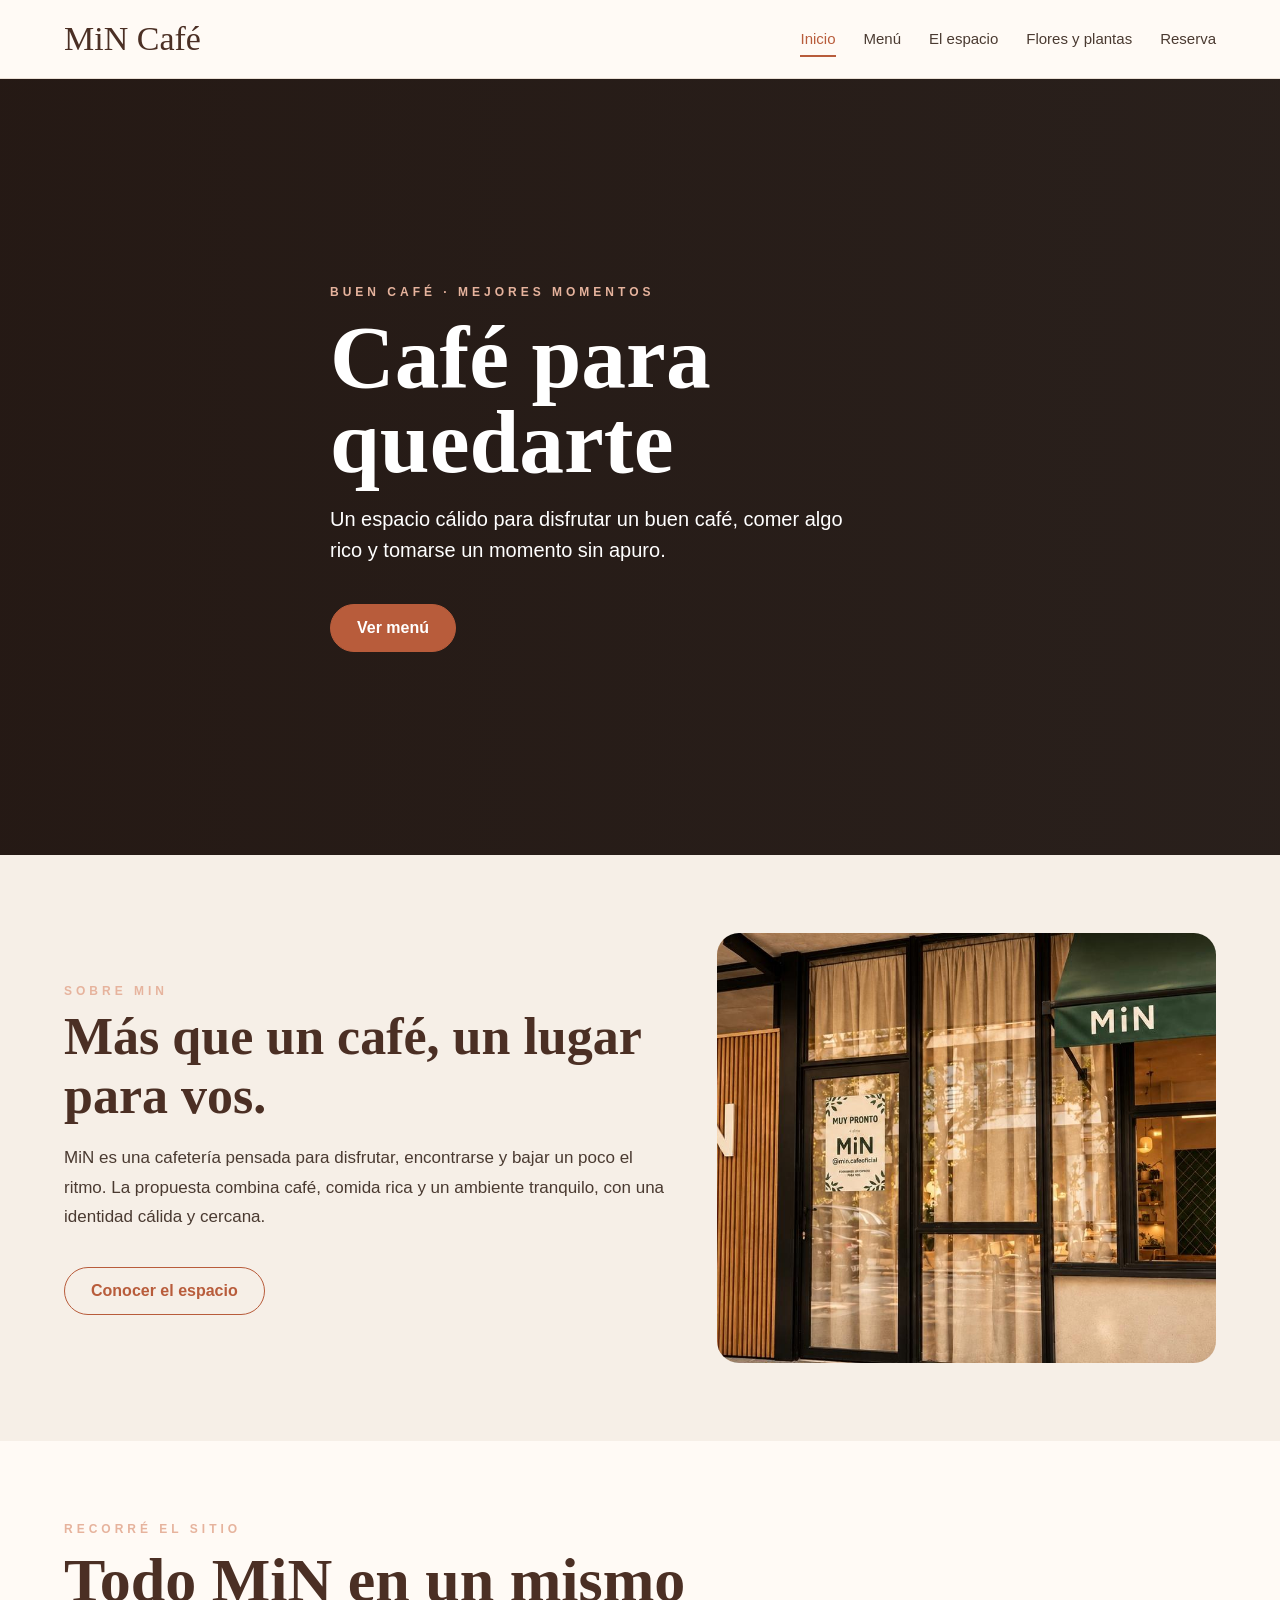
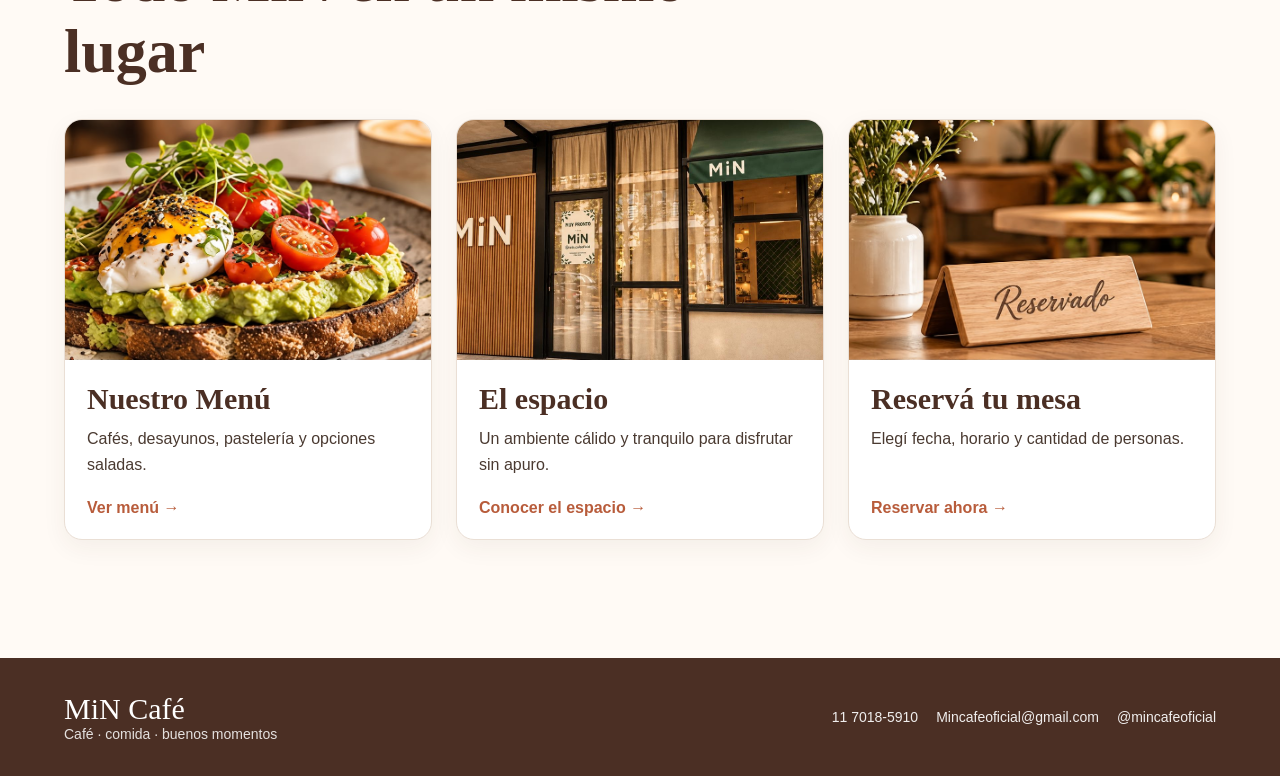
<file: index.html>
<!DOCTYPE html>
<html lang="es">
<head>
  <meta charset="UTF-8">
  <meta name="viewport" content="width=device-width, initial-scale=1.0">
  <title>MiN Café | Inicio</title>
  <link rel="stylesheet" href="estilos.css">
</head>
<body>
<header>
  <div class="container header-inner">
    <a class="logo" href="index.html">MiN Café</a>
    <nav>
      <a class="activo" href="index.html">Inicio</a>
      <a href="menu.html">Menú</a>
      <a href="espacio.html">El espacio</a>
      <a href="flores.html">Flores y plantas</a>
      <a href="reserva.html">Reserva</a>
    </nav>
  </div>
</header>

<main>
  <section class="hero-video">
    <video id="video-inicio" autoplay muted loop playsinline webkit-playsinline preload="auto">
      <source src="video/inicio.mp4" type="video/mp4">
      Tu navegador no puede reproducir este video.
    </video>
    <button class="video-play-fallback" id="video-play-fallback" type="button" aria-label="Reproducir video">▶ Ver video</button>
    <div class="hero-overlay">
      <div class="container hero-text">
        <span class="eyebrow">Buen café · mejores momentos</span>
        <h1>Café para quedarte</h1>
        <p>Un espacio cálido para disfrutar un buen café, comer algo rico y tomarse un momento sin apuro.</p>
        <a class="btn" href="menu.html">Ver menú</a>
      </div>
    </div>
  </section>

  <section class="about">
    <div class="container about-grid">
      <div class="about-copy">
        <span class="eyebrow">Sobre MiN</span>
        <h2>Más que un café, un lugar para vos.</h2>
        <p>MiN es una cafetería pensada para disfrutar, encontrarse y bajar un poco el ritmo. La propuesta combina café, comida rica y un ambiente tranquilo, con una identidad cálida y cercana.</p>
        <a class="btn btn-outline" href="espacio.html">Conocer el espacio</a>
      </div>
      <div class="about-image"><img src="img/inicio-espacio.jpg" alt="Interior de MiN Café"></div>
    </div>
  </section>

  <section>
    <div class="container">
      <div class="section-head">
        <span class="eyebrow">Recorré el sitio</span>
        <h2>Todo MiN en un mismo lugar</h2>
      </div>
      <div class="cards">
        <article class="card">
          <img src="img/inicio-menu.jpg" alt="Comida del menú de MiN Café">
          <div class="card-body"><h3>Nuestro Menú</h3><p>Cafés, desayunos, pastelería y opciones saladas.</p><a href="menu.html">Ver menú →</a></div>
        </article>
        <article class="card">
          <img src="img/inicio-espacio.jpg" alt="Espacio de MiN Café">
          <div class="card-body"><h3>El espacio</h3><p>Un ambiente cálido y tranquilo para disfrutar sin apuro.</p><a href="espacio.html">Conocer el espacio →</a></div>
        </article>
        <article class="card">
          <img src="img/inicio-reserva.jpg" alt="Mesa reservada en MiN Café">
          <div class="card-body"><h3>Reservá tu mesa</h3><p>Elegí fecha, horario y cantidad de personas.</p><a href="reserva.html">Reservar ahora →</a></div>
        </article>
      </div>
    </div>
  </section>
</main>

<footer>
  <div class="container footer-inner">
    <div>
      <div class="footer-logo">MiN Café</div>
      <div class="footer-small">Café · comida · buenos momentos</div>
    </div>
    <div class="footer-contacto">
      <a href="tel:+541170185910">11 7018-5910</a>
      <a href="mailto:Mincafeoficial@gmail.com">Mincafeoficial@gmail.com</a>
      <a href="https://www.instagram.com/mincafeoficial/" target="_blank" rel="noopener">@mincafeoficial</a>
    </div>
  </div>
</footer>

<script>
(function () {
  const video = document.getElementById('video-inicio');
  const fallback = document.getElementById('video-play-fallback');
  if (!video) return;

  video.muted = true;
  video.defaultMuted = true;
  video.setAttribute('muted', '');
  video.setAttribute('playsinline', '');
  video.setAttribute('webkit-playsinline', '');

  function intentarReproducir() {
    const intento = video.play();
    if (intento && typeof intento.catch === 'function') {
      intento.then(function () {
        if (fallback) fallback.classList.remove('visible');
      }).catch(function () {
        if (fallback) fallback.classList.add('visible');
      });
    }
  }

  document.addEventListener('DOMContentLoaded', intentarReproducir);
  video.addEventListener('canplay', intentarReproducir, { once: true });
  document.addEventListener('visibilitychange', function () {
    if (!document.hidden && video.paused) intentarReproducir();
  });

  if (fallback) {
    fallback.addEventListener('click', function () {
      video.muted = true;
      video.play();
      fallback.classList.remove('visible');
    });
  }

  // En algunos navegadores móviles el primer toque habilita reproducción.
  document.addEventListener('touchstart', function activarVideo() {
    if (video.paused) intentarReproducir();
    document.removeEventListener('touchstart', activarVideo);
  }, { passive: true });
})();
</script>
</body>
</html>
</file>
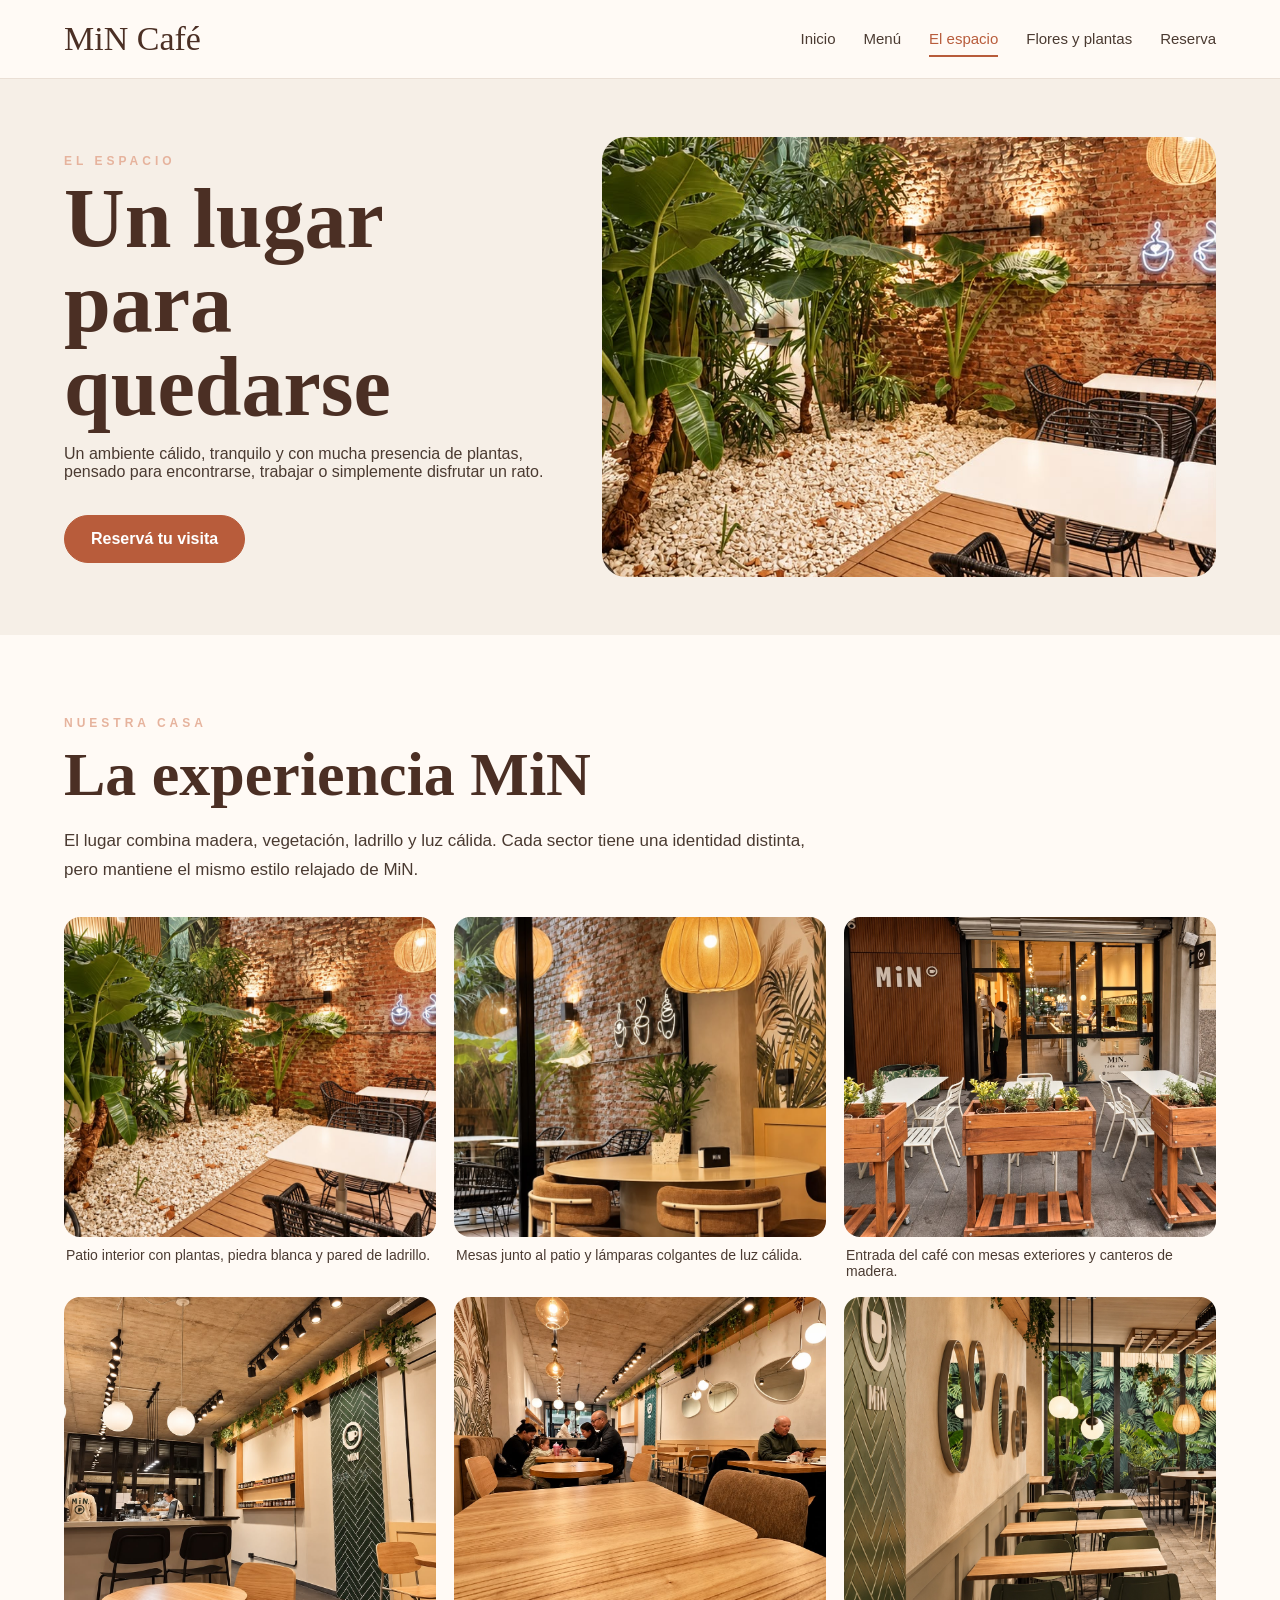
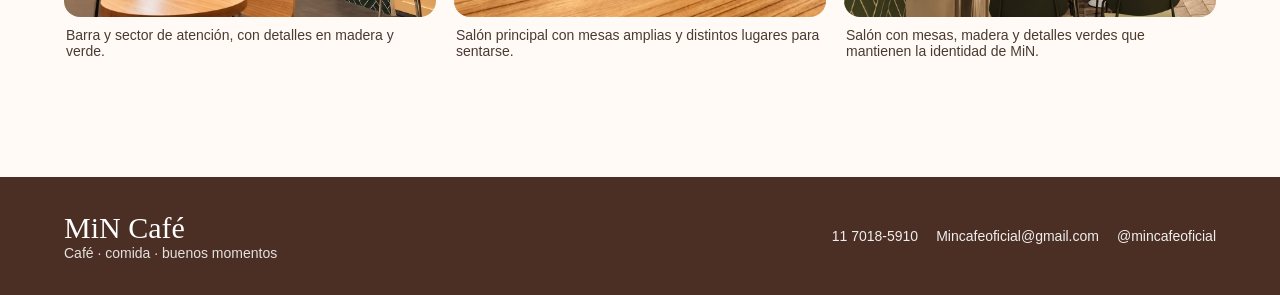
<file: espacio.html>
<!DOCTYPE html>
<html lang="es">
<head>
  <meta charset="UTF-8">
  <meta name="viewport" content="width=device-width, initial-scale=1.0">
  <title>MiN Café | El espacio</title>
  <link rel="stylesheet" href="estilos.css">
</head>
<body>
<header><div class="container header-inner"><a class="logo" href="index.html">MiN Café</a><nav><a href="index.html">Inicio</a><a href="menu.html">Menú</a><a class="activo" href="espacio.html">El espacio</a><a href="flores.html">Flores y plantas</a>
      <a href="reserva.html">Reserva</a></nav></div></header>
<main>
  <section class="page-hero"><div class="container page-hero-grid"><div><span class="eyebrow">El espacio</span><h1>Un lugar para quedarse</h1><p>Un ambiente cálido, tranquilo y con mucha presencia de plantas, pensado para encontrarse, trabajar o simplemente disfrutar un rato.</p><a class="btn" href="reserva.html">Reservá tu visita</a></div><img src="img/espacio-1.jpg" alt="Patio interior de MiN Café con plantas y pared de ladrillo"></div></section>

  <section><div class="container"><div class="section-head"><span class="eyebrow">Nuestra casa</span><h2>La experiencia MiN</h2><p>El lugar combina madera, vegetación, ladrillo y luz cálida. Cada sector tiene una identidad distinta, pero mantiene el mismo estilo relajado de MiN.</p></div>
    <div class="gallery">
      <figure><img src="img/espacio-2.jpg" alt="Patio interior de MiN Café"><figcaption>Patio interior con plantas, piedra blanca y pared de ladrillo.</figcaption></figure>
      <figure><img src="img/espacio-3.jpg" alt="Mesas junto al patio de MiN Café"><figcaption>Mesas junto al patio y lámparas colgantes de luz cálida.</figcaption></figure>
      <figure><img src="img/espacio-4.jpg" alt="Entrada de MiN Café"><figcaption>Entrada del café con mesas exteriores y canteros de madera.</figcaption></figure>
      <figure><img src="img/espacio-5.jpg" alt="Barra de MiN Café"><figcaption>Barra y sector de atención, con detalles en madera y verde.</figcaption></figure>
      <figure><img src="img/espacio-6.jpg" alt="Salón de MiN Café"><figcaption>Salón principal con mesas amplias y distintos lugares para sentarse.</figcaption></figure>
      <figure><img src="img/espacio-nuevo.jpg" alt="Salón de MiN Café con mesas y detalles verdes"><figcaption>Salón con mesas, madera y detalles verdes que mantienen la identidad de MiN.</figcaption></figure>
    </div>
  </div></section>
</main>
<footer>
  <div class="container footer-inner">
    <div>
      <div class="footer-logo">MiN Café</div>
      <div class="footer-small">Café · comida · buenos momentos</div>
    </div>
    <div class="footer-contacto">
      <a href="tel:+541170185910">11 7018-5910</a>
      <a href="mailto:Mincafeoficial@gmail.com">Mincafeoficial@gmail.com</a>
      <a href="https://www.instagram.com/mincafeoficial/" target="_blank" rel="noopener">@mincafeoficial</a>
    </div>
  </div>
</footer>
</body>
</html>
</file>
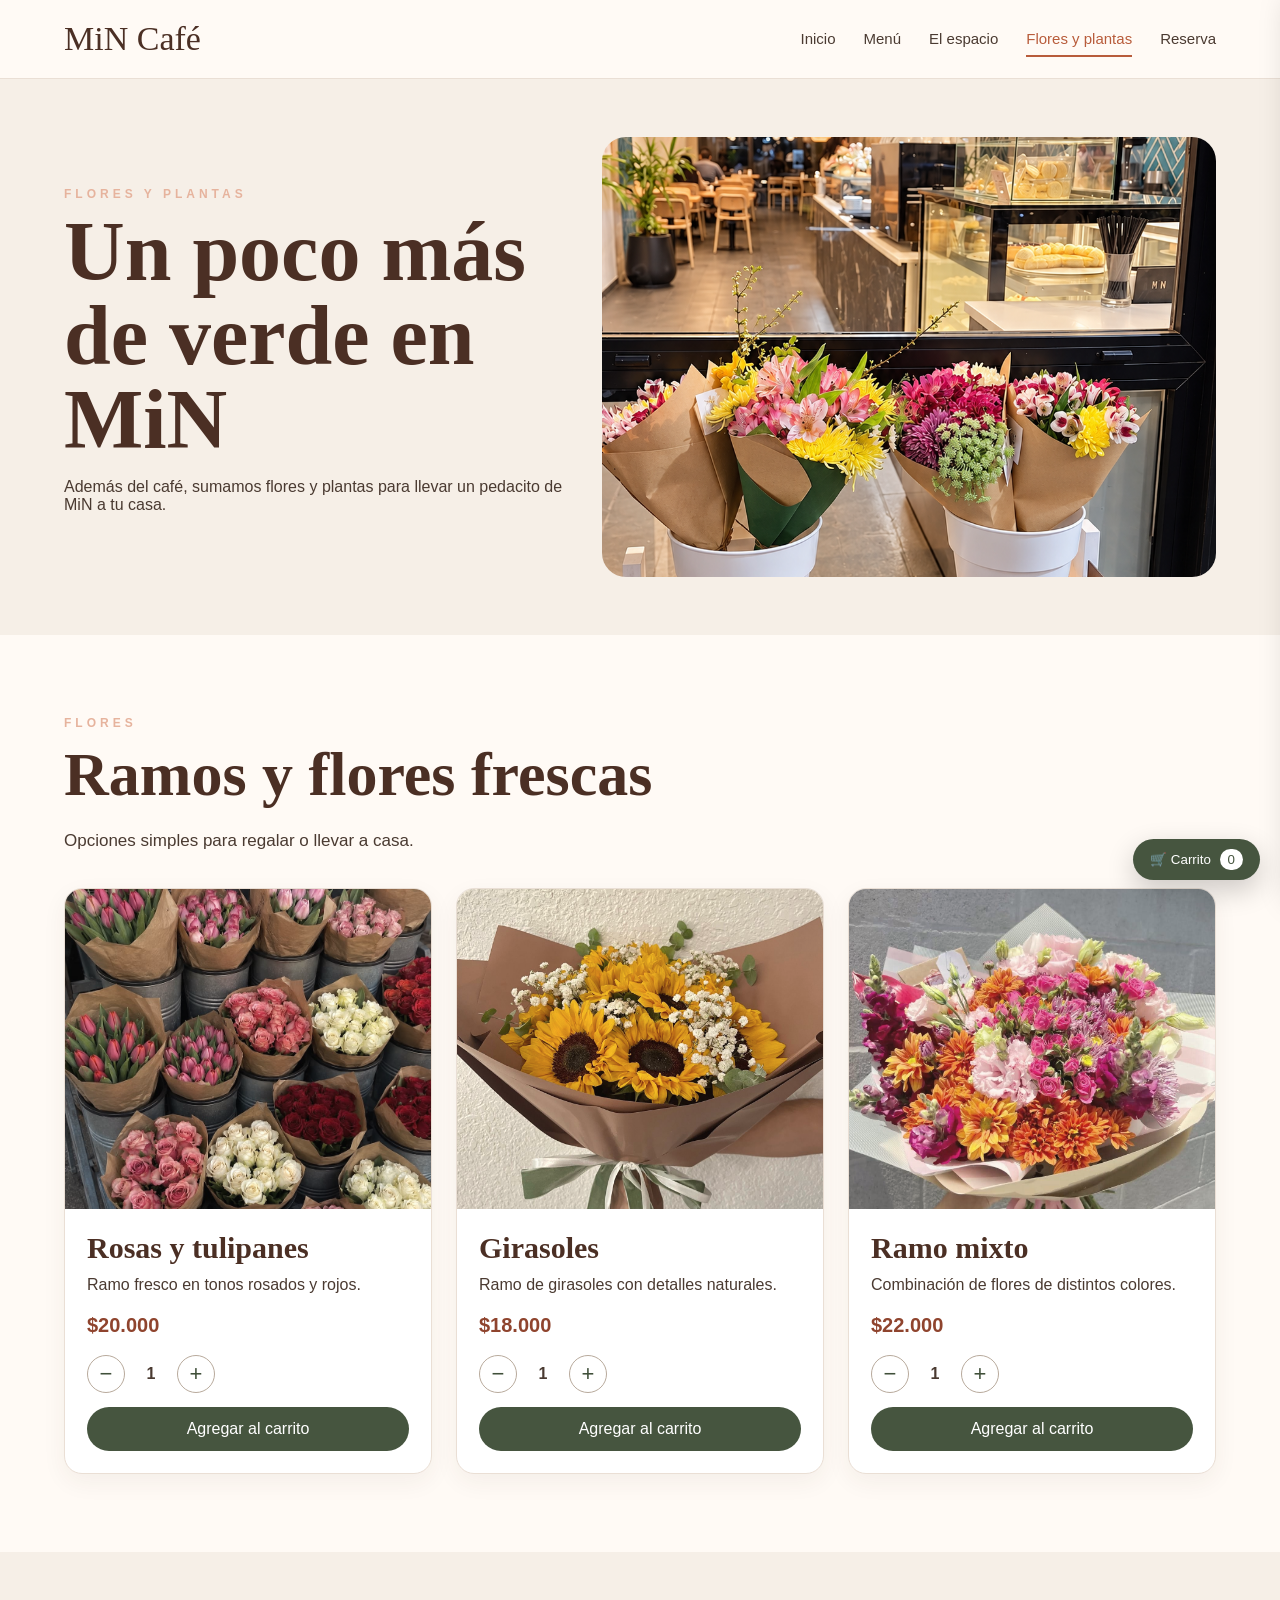
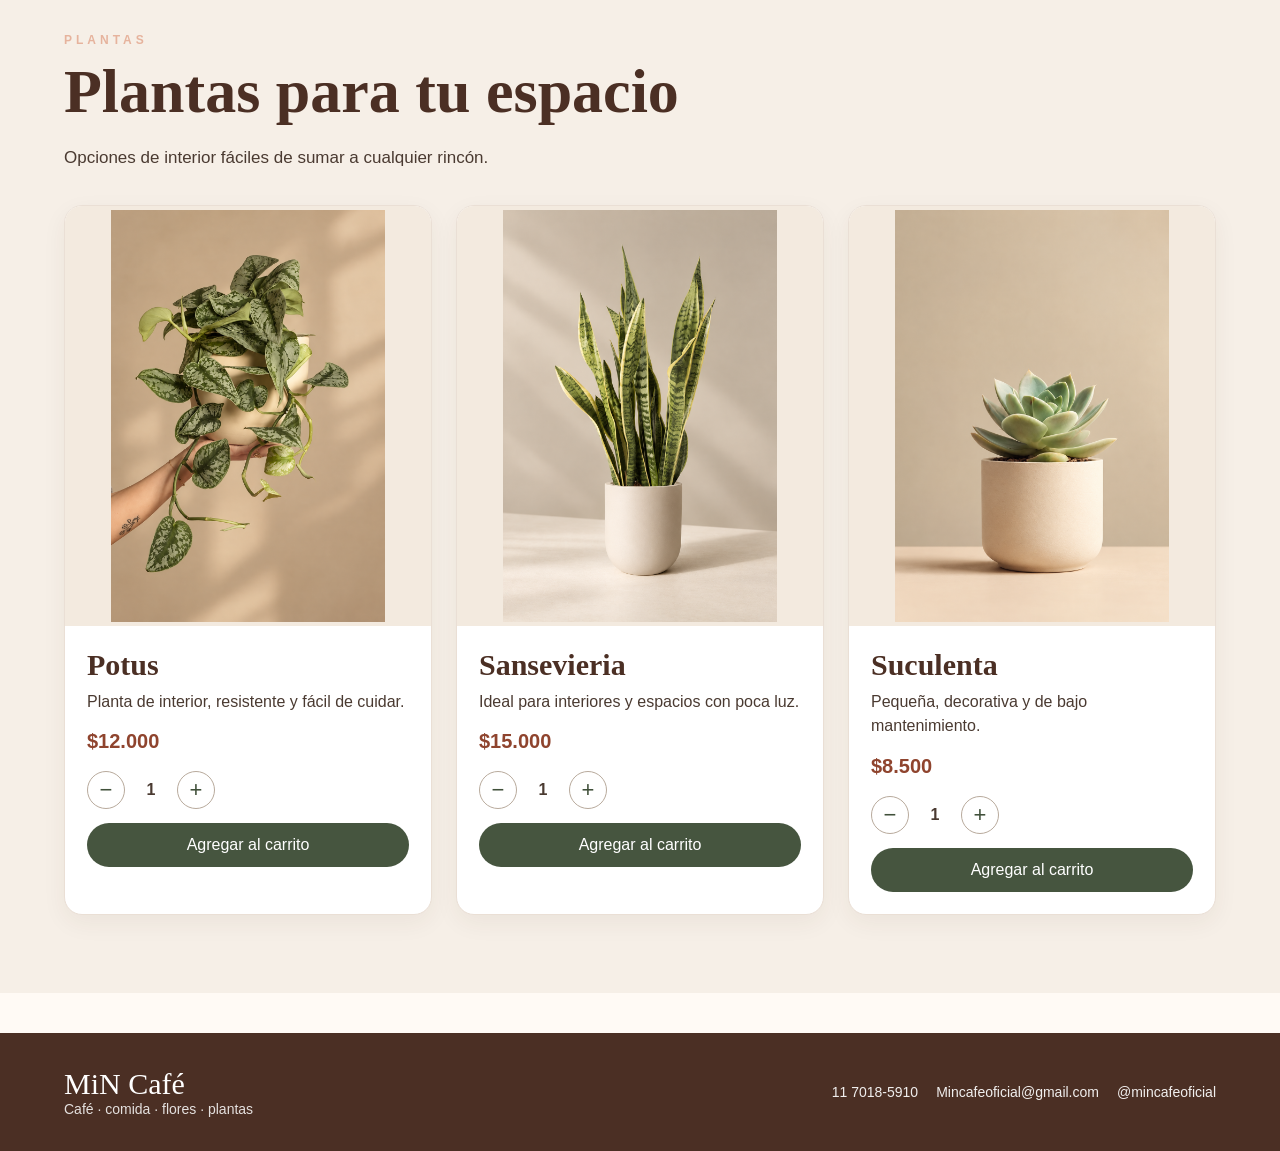
<file: flores.html>
<!DOCTYPE html>
<html lang="es">
<head>
  <meta charset="UTF-8">
  <meta name="viewport" content="width=device-width, initial-scale=1.0">
  <title>MiN Café | Flores y plantas</title>
  <link rel="stylesheet" href="estilos.css">
</head>
<body>
<header>
  <div class="container header-inner">
    <a class="logo" href="index.html">MiN Café</a>
    <nav>
      <a href="index.html">Inicio</a>
      <a href="menu.html">Menú</a>
      <a href="espacio.html">El espacio</a>
      <a class="activo" href="flores.html">Flores y plantas</a>
      <a href="reserva.html">Reserva</a>
    </nav>
  </div>
</header>

<main>
  <section class="page-hero">
    <div class="container page-hero-grid">
      <div>
        <span class="eyebrow">Flores y plantas</span>
        <h1>Un poco más de verde en MiN</h1>
        <p>Además del café, sumamos flores y plantas para llevar un pedacito de MiN a tu casa.</p>
      </div>
      <img src="img/flores-hero.jpg" alt="Flores en la entrada de MiN Café">
    </div>
  </section>

  <section>
    <div class="container">
      <div class="section-head">
        <span class="eyebrow">Flores</span>
        <h2>Ramos y flores frescas</h2>
        <p>Opciones simples para regalar o llevar a casa.</p>
      </div>
      <div class="productos-naturales-grid">
        <article class="producto-natural">
          <img class="foto-filtro-min" src="img/flores-rosas-tulipanes.jpg" alt="Rosas y tulipanes">
          <div class="producto-natural-body"><h3>Rosas y tulipanes</h3><p>Ramo fresco en tonos rosados y rojos.</p><strong>$20.000</strong>
<div class="cantidad-compra">
  <button type="button" class="qty-btn minus" aria-label="Restar">−</button>
  <span class="qty-value">1</span>
  <button type="button" class="qty-btn plus" aria-label="Sumar">+</button>
</div>
<button type="button" class="agregar-carrito" data-name="Rosas y tulipanes" data-price="20000">Agregar al carrito</button></div>
        </article>
        <article class="producto-natural">
          <img class="foto-filtro-min" src="img/flores-girasoles.jpg" alt="Girasoles">
          <div class="producto-natural-body"><h3>Girasoles</h3><p>Ramo de girasoles con detalles naturales.</p><strong>$18.000</strong>
<div class="cantidad-compra">
  <button type="button" class="qty-btn minus" aria-label="Restar">−</button>
  <span class="qty-value">1</span>
  <button type="button" class="qty-btn plus" aria-label="Sumar">+</button>
</div>
<button type="button" class="agregar-carrito" data-name="Girasoles" data-price="18000">Agregar al carrito</button></div>
        </article>
        <article class="producto-natural">
          <img class="foto-filtro-min" src="img/flores-ramo-mixto.jpg" alt="Ramo mixto">
          <div class="producto-natural-body"><h3>Ramo mixto</h3><p>Combinación de flores de distintos colores.</p><strong>$22.000</strong>
<div class="cantidad-compra">
  <button type="button" class="qty-btn minus" aria-label="Restar">−</button>
  <span class="qty-value">1</span>
  <button type="button" class="qty-btn plus" aria-label="Sumar">+</button>
</div>
<button type="button" class="agregar-carrito" data-name="Ramo mixto" data-price="22000">Agregar al carrito</button></div>
        </article>
      </div>
    </div>
  </section>

  <section class="plantas-section">
    <div class="container">
      <div class="section-head">
        <span class="eyebrow">Plantas</span>
        <h2>Plantas para tu espacio</h2>
        <p>Opciones de interior fáciles de sumar a cualquier rincón.</p>
      </div>
      <div class="productos-naturales-grid">
        <article class="producto-natural">
          <img src="img/planta-potus.png" alt="Potus en maceta">
          <div class="producto-natural-body"><h3>Potus</h3><p>Planta de interior, resistente y fácil de cuidar.</p><strong>$12.000</strong>
<div class="cantidad-compra">
  <button type="button" class="qty-btn minus" aria-label="Restar">−</button>
  <span class="qty-value">1</span>
  <button type="button" class="qty-btn plus" aria-label="Sumar">+</button>
</div>
<button type="button" class="agregar-carrito" data-name="Potus" data-price="12000">Agregar al carrito</button></div>
        </article>
        <article class="producto-natural">
          <img src="img/planta-sansevieria.png" alt="Sansevieria en maceta">
          <div class="producto-natural-body"><h3>Sansevieria</h3><p>Ideal para interiores y espacios con poca luz.</p><strong>$15.000</strong>
<div class="cantidad-compra">
  <button type="button" class="qty-btn minus" aria-label="Restar">−</button>
  <span class="qty-value">1</span>
  <button type="button" class="qty-btn plus" aria-label="Sumar">+</button>
</div>
<button type="button" class="agregar-carrito" data-name="Sansevieria" data-price="15000">Agregar al carrito</button></div>
        </article>
        <article class="producto-natural">
          <img src="img/planta-suculenta.png" alt="Suculenta en maceta">
          <div class="producto-natural-body"><h3>Suculenta</h3><p>Pequeña, decorativa y de bajo mantenimiento.</p><strong>$8.500</strong>
<div class="cantidad-compra">
  <button type="button" class="qty-btn minus" aria-label="Restar">−</button>
  <span class="qty-value">1</span>
  <button type="button" class="qty-btn plus" aria-label="Sumar">+</button>
</div>
<button type="button" class="agregar-carrito" data-name="Suculenta" data-price="8500">Agregar al carrito</button></div>
        </article>
      </div>
    </div>
  </section>
</main>

<button class="carrito-flotante" id="abrirCarrito" type="button">🛒 Carrito <span id="carritoCantidad">0</span></button>
<div class="carrito-fondo" id="carritoFondo"></div>
<aside class="carrito-panel" id="carritoPanel" aria-hidden="true">
  <div class="carrito-cabecera"><div><span class="eyebrow">Tu compra</span><h2>Carrito</h2></div><button id="cerrarCarrito" class="cerrar-carrito" type="button">×</button></div>
  <div id="carritoItems" class="carrito-items"></div>
  <div class="carrito-resumen"><div class="carrito-total"><span>Total</span><strong id="carritoTotal">$0</strong></div><button id="finalizarCompra" class="finalizar-compra" type="button">Finalizar compra</button></div>
</aside>

<footer>
  <div class="container footer-inner">
    <div>
      <div class="footer-logo">MiN Café</div>
      <div class="footer-small">Café · comida · flores · plantas</div>
    </div>
    <div class="footer-contacto">
      <a href="tel:+541170185910">11 7018-5910</a>
      <a href="mailto:Mincafeoficial@gmail.com">Mincafeoficial@gmail.com</a>
      <a href="https://www.instagram.com/mincafeoficial/" target="_blank" rel="noopener">@mincafeoficial</a>
    </div>
  </div>
</footer>

<script>
(function(){
 const money=n=>'$'+Number(n).toLocaleString('es-AR');
 let cart=[]; try{cart=JSON.parse(localStorage.getItem('minCart')||'[]')}catch(e){}
 const panel=document.getElementById('carritoPanel'), fondo=document.getElementById('carritoFondo');
 const items=document.getElementById('carritoItems'), count=document.getElementById('carritoCantidad'), total=document.getElementById('carritoTotal');
 function save(){localStorage.setItem('minCart',JSON.stringify(cart));}
 function render(){
  const q=cart.reduce((s,i)=>s+i.qty,0), t=cart.reduce((s,i)=>s+i.price*i.qty,0); count.textContent=q; total.textContent=money(t);
  if(!cart.length){items.innerHTML='<p class="carrito-vacio">Todavía no agregaste productos.</p>';return;}
  items.innerHTML=cart.map((i,idx)=>`<div class="item-carrito"><div><h4>${i.name}</h4><p>${money(i.price)} c/u</p><div class="cantidad-compra mini"><button type="button" data-a="m" data-i="${idx}">−</button><span>${i.qty}</span><button type="button" data-a="p" data-i="${idx}">+</button></div></div><div class="item-derecha"><strong>${money(i.price*i.qty)}</strong><button type="button" class="eliminar" data-a="x" data-i="${idx}">Eliminar</button></div></div>`).join('');
 }
 function open(){panel.classList.add('abierto');fondo.classList.add('abierto');panel.setAttribute('aria-hidden','false');}
 function close(){panel.classList.remove('abierto');fondo.classList.remove('abierto');panel.setAttribute('aria-hidden','true');}
 document.querySelectorAll('.producto-natural').forEach(card=>{
   const val=card.querySelector('.qty-value');
   card.querySelector('.minus').addEventListener('click',()=>{val.textContent=Math.max(1,Number(val.textContent)-1)});
   card.querySelector('.plus').addEventListener('click',()=>{val.textContent=Number(val.textContent)+1});
   card.querySelector('.agregar-carrito').addEventListener('click',e=>{
     const b=e.currentTarget, qty=Number(val.textContent), found=cart.find(x=>x.name===b.dataset.name);
     if(found) found.qty+=qty; else cart.push({name:b.dataset.name,price:Number(b.dataset.price),qty});
     val.textContent='1'; save();render();open();
   });
 });
 items.addEventListener('click',e=>{const b=e.target.closest('button[data-a]');if(!b)return;const i=Number(b.dataset.i);if(b.dataset.a==='p')cart[i].qty++;if(b.dataset.a==='m'){cart[i].qty--;if(cart[i].qty<1)cart.splice(i,1)}if(b.dataset.a==='x')cart.splice(i,1);save();render();});
 document.getElementById('abrirCarrito').addEventListener('click',open);document.getElementById('cerrarCarrito').addEventListener('click',close);fondo.addEventListener('click',close);
 document.getElementById('finalizarCompra').addEventListener('click',()=>{if(!cart.length){alert('Tu carrito está vacío.');return;} const t=cart.reduce((s,i)=>s+i.price*i.qty,0); const msg=['Hola MiN Café, quiero hacer este pedido:','',...cart.map(i=>`• ${i.name} x${i.qty} — ${money(i.price*i.qty)}`),'','Total: '+money(t)].join('\n'); window.open('https://wa.me/541170185910?text='+encodeURIComponent(msg),'_blank');});
 render();
})();
</script>

</body>
</html>
</file>
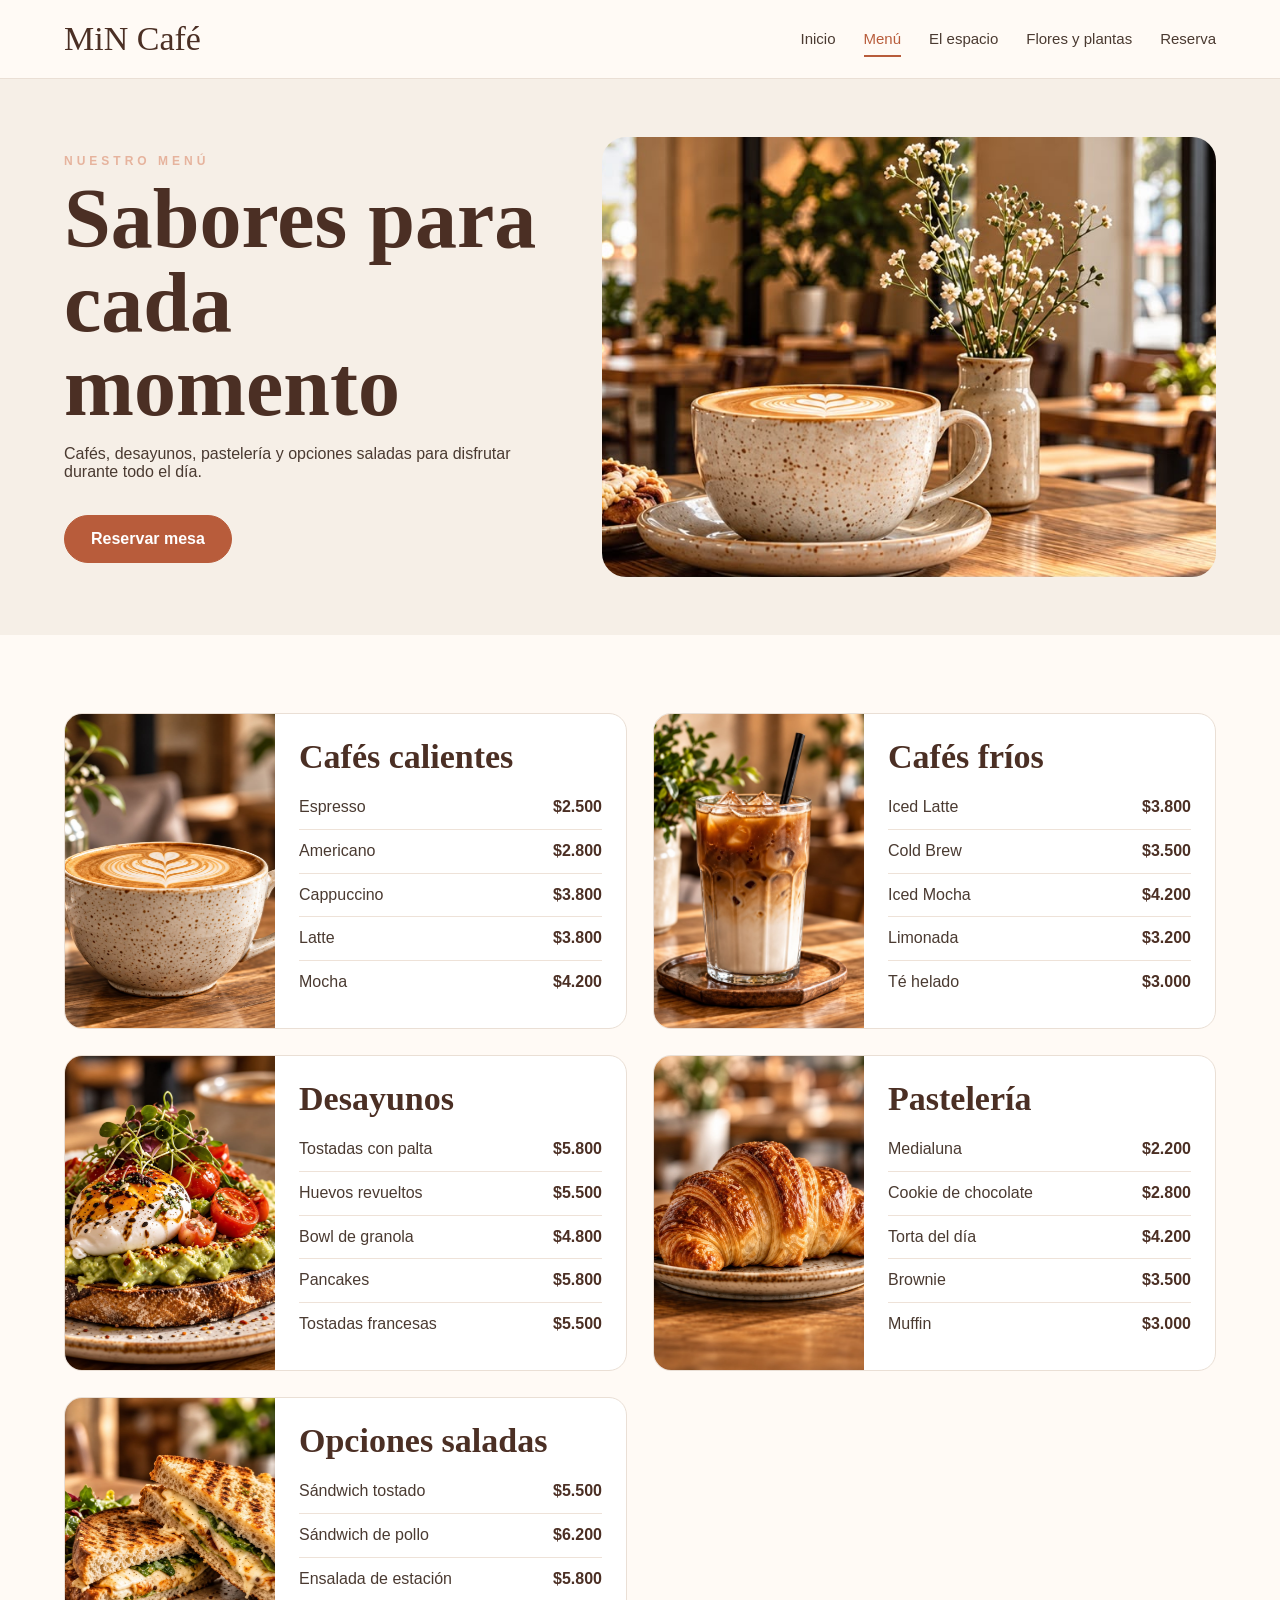
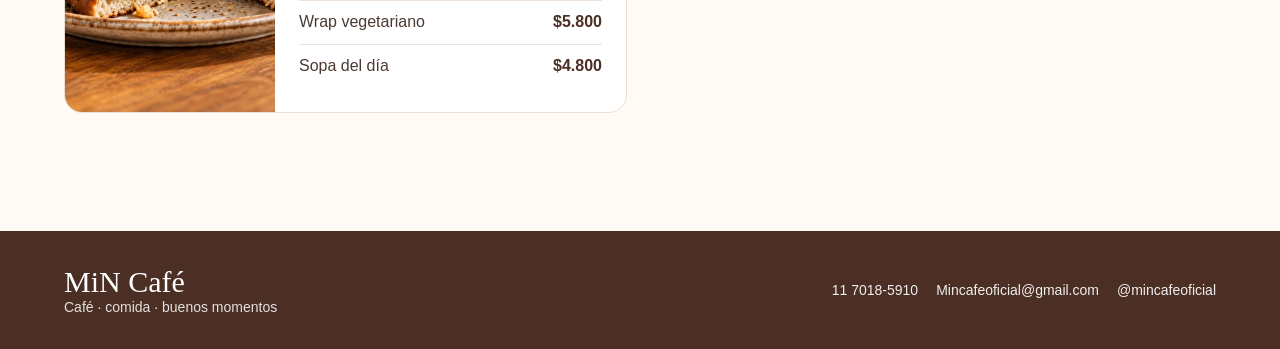
<file: menu.html>
<!DOCTYPE html>
<html lang="es">
<head>
  <meta charset="UTF-8">
  <meta name="viewport" content="width=device-width, initial-scale=1.0">
  <title>MiN Café | Menú</title>
  <link rel="stylesheet" href="estilos.css">
</head>
<body>
<header>
  <div class="container header-inner">
    <a class="logo" href="index.html">MiN Café</a>
    <nav>
      <a href="index.html">Inicio</a>
      <a class="activo" href="menu.html">Menú</a>
      <a href="espacio.html">El espacio</a>
      <a href="flores.html">Flores y plantas</a>
      <a href="reserva.html">Reserva</a>
    </nav>
  </div>
</header>

<main>
  <section class="page-hero">
    <div class="container page-hero-grid">
      <div>
        <span class="eyebrow">Nuestro menú</span>
        <h1>Sabores para cada momento</h1>
        <p>Cafés, desayunos, pastelería y opciones saladas para disfrutar durante todo el día.</p>
        <a class="btn" href="reserva.html">Reservar mesa</a>
      </div>
      <img src="img/menu-principal.jpg" alt="Café y pastelería de MiN">
    </div>
  </section>

  <section>
    <div class="container menu-grid">

      <article class="menu-card">
        <img src="img/menu-cafe-caliente.jpg" alt="Café caliente">
        <div class="content">
          <h2>Cafés calientes</h2>
          <ul class="lista-precios">
            <li><span>Espresso</span><strong>$2.500</strong></li>
            <li><span>Americano</span><strong>$2.800</strong></li>
            <li><span>Cappuccino</span><strong>$3.800</strong></li>
            <li><span>Latte</span><strong>$3.800</strong></li>
            <li><span>Mocha</span><strong>$4.200</strong></li>
          </ul>
        </div>
      </article>

      <article class="menu-card">
        <img src="img/menu-cafe-frio.jpg" alt="Café frío">
        <div class="content">
          <h2>Cafés fríos</h2>
          <ul class="lista-precios">
            <li><span>Iced Latte</span><strong>$3.800</strong></li>
            <li><span>Cold Brew</span><strong>$3.500</strong></li>
            <li><span>Iced Mocha</span><strong>$4.200</strong></li>
            <li><span>Limonada</span><strong>$3.200</strong></li>
            <li><span>Té helado</span><strong>$3.000</strong></li>
          </ul>
        </div>
      </article>

      <article class="menu-card">
        <img src="img/menu-desayunos.jpg" alt="Desayunos">
        <div class="content">
          <h2>Desayunos</h2>
          <ul class="lista-precios">
            <li><span>Tostadas con palta</span><strong>$5.800</strong></li>
            <li><span>Huevos revueltos</span><strong>$5.500</strong></li>
            <li><span>Bowl de granola</span><strong>$4.800</strong></li>
            <li><span>Pancakes</span><strong>$5.800</strong></li>
            <li><span>Tostadas francesas</span><strong>$5.500</strong></li>
          </ul>
        </div>
      </article>

      <article class="menu-card">
        <img src="img/menu-pasteleria.jpg" alt="Pastelería">
        <div class="content">
          <h2>Pastelería</h2>
          <ul class="lista-precios">
            <li><span>Medialuna</span><strong>$2.200</strong></li>
            <li><span>Cookie de chocolate</span><strong>$2.800</strong></li>
            <li><span>Torta del día</span><strong>$4.200</strong></li>
            <li><span>Brownie</span><strong>$3.500</strong></li>
            <li><span>Muffin</span><strong>$3.000</strong></li>
          </ul>
        </div>
      </article>

      <article class="menu-card">
        <img src="img/menu-salado.jpg" alt="Opciones saladas">
        <div class="content">
          <h2>Opciones saladas</h2>
          <ul class="lista-precios">
            <li><span>Sándwich tostado</span><strong>$5.500</strong></li>
            <li><span>Sándwich de pollo</span><strong>$6.200</strong></li>
            <li><span>Ensalada de estación</span><strong>$5.800</strong></li>
            <li><span>Wrap vegetariano</span><strong>$5.800</strong></li>
            <li><span>Sopa del día</span><strong>$4.800</strong></li>
          </ul>
        </div>
      </article>

    </div>
  </section>
</main>

<footer>
  <div class="container footer-inner">
    <div>
      <div class="footer-logo">MiN Café</div>
      <div class="footer-small">Café · comida · buenos momentos</div>
    </div>
    <div class="footer-contacto">
      <a href="tel:+541170185910">11 7018-5910</a>
      <a href="mailto:Mincafeoficial@gmail.com">Mincafeoficial@gmail.com</a>
      <a href="https://www.instagram.com/mincafeoficial/" target="_blank" rel="noopener">@mincafeoficial</a>
    </div>
  </div>
</footer>
</body>
</html>
</file>
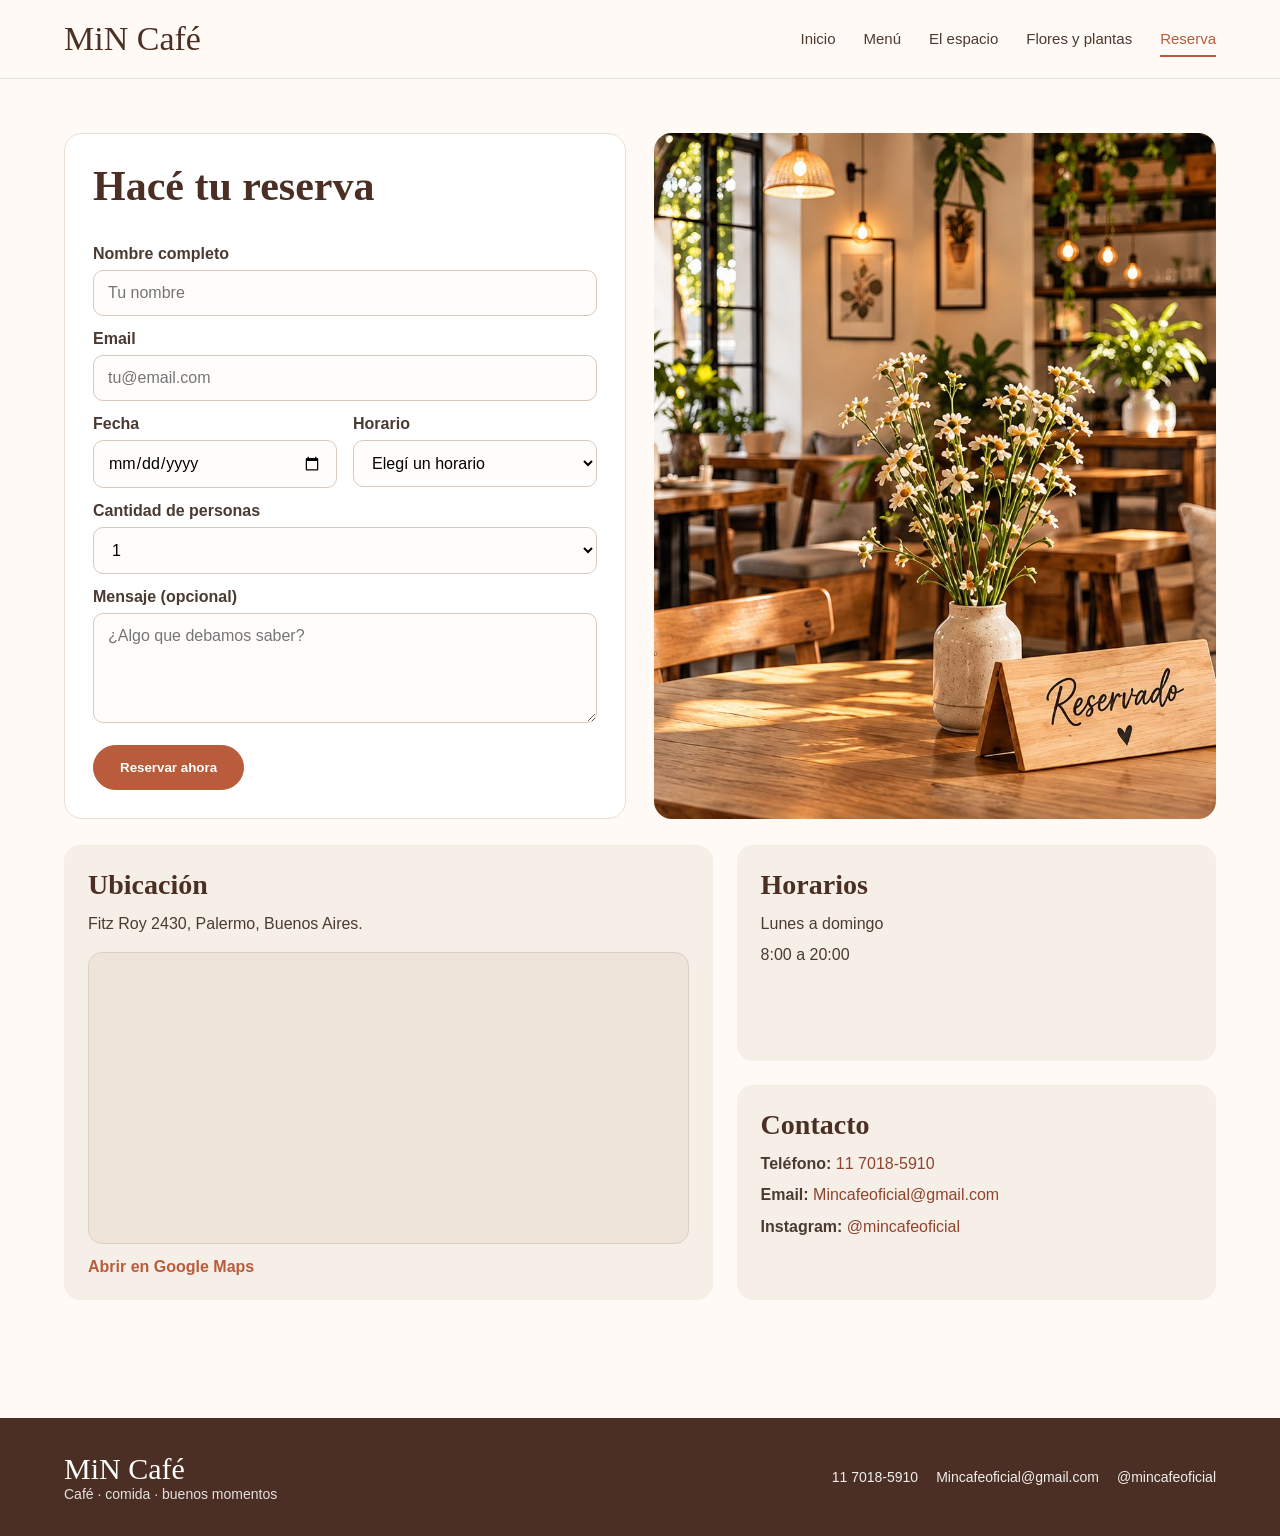
<file: reserva.html>
<!DOCTYPE html>
<html lang="es">
<head>
  <meta charset="UTF-8">
  <meta name="viewport" content="width=device-width, initial-scale=1.0">
  <title>MiN Café | Reserva</title>
  <link rel="stylesheet" href="estilos.css">
</head>
<body>
<header>
  <div class="container header-inner">
    <a class="logo" href="index.html">MiN Café</a>
    <nav>
      <a href="index.html">Inicio</a>
      <a href="menu.html">Menú</a>
      <a href="espacio.html">El espacio</a>
      <a href="flores.html">Flores y plantas</a>
      <a class="activo" href="reserva.html">Reserva</a>
    </nav>
  </div>
</header>

<main>
  <section class="reserva-principal">
    <div class="container reserve-grid reserve-grid-profe">
      <form>
        <h2>Hacé tu reserva</h2>

        <label for="nombre">Nombre completo</label>
        <input id="nombre" type="text" placeholder="Tu nombre">

        <label for="email">Email</label>
        <input id="email" type="email" placeholder="tu@email.com">

        <div class="form-row">
          <div>
            <label for="fecha">Fecha</label>
            <input id="fecha" type="date">
          </div>
          <div>
            <label for="hora">Horario</label>
            <select id="hora">
              <option>Elegí un horario</option>
              <option>09:00</option>
              <option>12:00</option>
              <option>16:00</option>
              <option>19:00</option>
            </select>
          </div>
        </div>

        <label for="personas">Cantidad de personas</label>
        <select id="personas">
          <option>1</option><option>2</option><option>3</option>
          <option>4</option><option>5</option><option>6</option>
        </select>

        <label for="mensaje">Mensaje (opcional)</label>
        <textarea id="mensaje" placeholder="¿Algo que debamos saber?"></textarea>

        <button class="btn" type="button">Reservar ahora</button>
      </form>

      <div class="reserve-photo reserve-photo-profe">
        <img src="img/reserva.jpg" alt="Mesa preparada para una reserva en MiN Café">
      </div>
    </div>

    <div class="container reserva-bloques-profe">
      <div class="info-box ubicacion-grande">
        <h3>Ubicación</h3>
        <p>Fitz Roy 2430, Palermo, Buenos Aires.</p>
        <div class="mapa-embed">
          <iframe
            src="https://www.google.com/maps?q=Fitz%20Roy%202430%2C%20Palermo%2C%20Buenos%20Aires&output=embed"
            title="Mapa de MiN Café en Fitz Roy 2430, Palermo"
            loading="lazy"
            referrerpolicy="no-referrer-when-downgrade">
          </iframe>
        </div>
        <a class="map-link" href="https://www.google.com/maps/search/?api=1&query=Fitz+Roy+2430,+Palermo,+Buenos+Aires" target="_blank" rel="noopener">Abrir en Google Maps</a>
      </div>

      <div class="reserva-columna-derecha">
        <div class="info-box horarios-box">
          <h3>Horarios</h3>
          <p>Lunes a domingo</p>
          <p>8:00 a 20:00</p>
        </div>

        <div class="info-box contacto-box">
          <h3>Contacto</h3>
          <p><strong>Teléfono:</strong> <a href="tel:1170185910">11 7018-5910</a></p>
          <p><strong>Email:</strong> <a href="mailto:Mincafeoficial@gmail.com">Mincafeoficial@gmail.com</a></p>
          <p><strong>Instagram:</strong> <a href="https://www.instagram.com/mincafeoficial/" target="_blank" rel="noopener">@mincafeoficial</a></p>
        </div>
      </div>
    </div>
  </section>
</main>

<footer>
  <div class="container footer-inner">
    <div>
      <div class="footer-logo">MiN Café</div>
      <div class="footer-small">Café · comida · buenos momentos</div>
    </div>
    <div class="footer-contacto">
      <a href="tel:+541170185910">11 7018-5910</a>
      <a href="mailto:Mincafeoficial@gmail.com">Mincafeoficial@gmail.com</a>
      <a href="https://www.instagram.com/mincafeoficial/" target="_blank" rel="noopener">@mincafeoficial</a>
    </div>
  </div>
</footer>
</body>
</html>
</file>
<file: estilos.css>
* { box-sizing: border-box; }
:root {
  --crema: #f6efe7;
  --crema-claro: #fffaf5;
  --marron: #4b2f24;
  --terracota: #b85c3b;
  --terracota-oscuro: #8f442e;
  --verde: #314b3a;
  --texto: #4a3a31;
}
html { scroll-behavior: smooth; }
body {
  margin: 0;
  font-family: Arial, Helvetica, sans-serif;
  background: var(--crema-claro);
  color: var(--texto);
}
img, video { display: block; width: 100%; }
a { color: inherit; }
.container { width: min(1180px, 90%); margin: 0 auto; }

header {
  position: sticky;
  top: 0;
  z-index: 10;
  background: rgba(255,250,245,.96);
  border-bottom: 1px solid #eadfd5;
}
.header-inner {
  min-height: 78px;
  display: flex;
  align-items: center;
  justify-content: space-between;
  gap: 30px;
}
.logo {
  font-family: Georgia, 'Times New Roman', serif;
  font-size: 34px;
  color: var(--marron);
  text-decoration: none;
}
nav { display: flex; gap: 28px; flex-wrap: wrap; }
nav a {
  text-decoration: none;
  font-size: 15px;
  padding: 8px 0;
  border-bottom: 2px solid transparent;
}
nav a:hover, nav a.activo { color: var(--terracota); border-color: var(--terracota); }

.hero-video {
  position: relative;
  min-height: 620px;
  overflow: hidden;
  background: #2a211d;
}
.hero-video video {
  width: 100%;
  height: 620px;
  object-fit: cover;
  filter: brightness(.72) saturate(.9) sepia(.08);
}
.hero-overlay {
  position: absolute;
  inset: 0;
  display: flex;
  align-items: center;
  background: linear-gradient(90deg, rgba(35,22,17,.7), rgba(35,22,17,.10));
}
.hero-text { color: #fff; max-width: 620px; }
.eyebrow {
  text-transform: uppercase;
  letter-spacing: 4px;
  font-size: 12px;
  color: #e6b39d;
  font-weight: 700;
}
h1, h2, h3 { font-family: Georgia, 'Times New Roman', serif; color: var(--marron); }
.hero-text h1 { color: #fff; font-size: clamp(54px, 7vw, 92px); line-height: .95; margin: 14px 0 18px; }
.hero-text p { font-size: 20px; line-height: 1.55; max-width: 540px; }
.btn {
  display: inline-block;
  margin-top: 18px;
  padding: 14px 26px;
  border-radius: 999px;
  background: var(--terracota);
  color: #fff;
  text-decoration: none;
  font-weight: 700;
  border: 1px solid var(--terracota);
}
.btn:hover { background: var(--terracota-oscuro); }
.btn-outline { background: transparent; color: var(--terracota); }
.btn-outline:hover { color: #fff; }

section { padding: 78px 0; }
.section-head { max-width: 760px; margin-bottom: 32px; }
.section-head h2 { font-size: clamp(38px, 5vw, 62px); margin: 8px 0 12px; }
.section-head p { line-height: 1.7; font-size: 17px; }

.about { background: var(--crema); }
.about-grid { display: grid; grid-template-columns: 1.1fr .9fr; gap: 44px; align-items: center; }
.about-copy h2 { font-size: 52px; margin: 8px 0 18px; }
.about-copy p { line-height: 1.75; font-size: 17px; }
.about-image img { height: 430px; object-fit: cover; border-radius: 22px; }

.cards { display: grid; grid-template-columns: repeat(3, 1fr); gap: 24px; }
.card { background: #fff; border: 1px solid #eadfd5; border-radius: 18px; overflow: hidden; box-shadow: 0 8px 24px rgba(72,45,33,.06); }
.card img { height: 240px; object-fit: cover; }
.card-body { padding: 22px; }
.card h3 { margin: 0 0 10px; font-size: 30px; }
.card p { line-height: 1.6; margin: 0 0 14px; }
.card a { color: var(--terracota); font-weight: 700; text-decoration: none; }

.page-hero { background: var(--crema); padding: 58px 0; }
.page-hero-grid { display: grid; grid-template-columns: .9fr 1.1fr; gap: 36px; align-items: center; }
.page-hero h1 { font-size: clamp(52px, 7vw, 84px); margin: 8px 0 16px; line-height: 1; }
.page-hero img { height: 440px; object-fit: cover; border-radius: 24px; }

.menu-grid { display: grid; grid-template-columns: repeat(2, 1fr); gap: 26px; }
.menu-card { display: grid; grid-template-columns: 210px 1fr; background: #fff; border: 1px solid #eadfd5; border-radius: 18px; overflow: hidden; }
.menu-card img { height: 100%; min-height: 220px; object-fit: cover; }
.menu-card .content { padding: 24px; }
.menu-card h2 { margin: 0 0 10px; font-size: 34px; }
.menu-card ul { margin: 0; padding-left: 18px; line-height: 1.8; }
.lista-precios { list-style: none; padding-left: 0 !important; }
.lista-precios li {
  display: flex;
  justify-content: space-between;
  gap: 18px;
  padding: 7px 0;
  border-bottom: 1px solid #eee2d8;
}
.lista-precios li:last-child { border-bottom: 0; }
.lista-precios strong { color: var(--marron); white-space: nowrap; }

.gallery { display: grid; grid-template-columns: repeat(3, 1fr); gap: 18px; }
.gallery figure { margin: 0; }
.gallery img { height: 320px; object-fit: cover; border-radius: 16px; }
.gallery figcaption { padding: 10px 2px 0; font-size: 14px; }

.reserve-grid { display: grid; grid-template-columns: 1fr 1fr; gap: 40px; align-items: start; }
.reserve-photo img { height: 620px; object-fit: cover; border-radius: 22px; }
form { background: #fff; border: 1px solid #eadfd5; padding: 28px; border-radius: 18px; }
form h2 { margin-top: 0; font-size: 42px; }
.form-row { display: grid; grid-template-columns: 1fr 1fr; gap: 16px; }
label { display: block; font-weight: 700; margin: 14px 0 7px; }
input, select, textarea {
  width: 100%;
  padding: 13px 14px;
  border: 1px solid #d9c9bc;
  border-radius: 10px;
  font: inherit;
  background: #fffdfb;
}
textarea { min-height: 110px; resize: vertical; }
.info-grid { display: grid; grid-template-columns: repeat(3, 1fr); gap: 20px; margin-top: 34px; }
.info-box { background: var(--crema); padding: 24px; border-radius: 16px; }
.info-box h3 { margin: 0 0 10px; font-size: 28px; }
.info-box p { line-height: 1.6; margin: 6px 0; }

footer { background: var(--marron); color: #fff; padding: 34px 0; margin-top: 40px; }
.footer-inner { display: flex; justify-content: space-between; gap: 25px; align-items: center; flex-wrap: wrap; }
.footer-logo { font-family: Georgia, serif; font-size: 30px; }
.footer-small { opacity: .85; font-size: 14px; }

@media (max-width: 850px) {
  .header-inner { padding: 14px 0; align-items: flex-start; flex-direction: column; }
  nav { gap: 16px; }
  .hero-video, .hero-video video { min-height: 540px; height: 540px; }
  .about-grid, .page-hero-grid, .reserve-grid { grid-template-columns: 1fr; }
  .cards, .gallery, .info-grid { grid-template-columns: 1fr; }
  .menu-grid { grid-template-columns: 1fr; }
  .menu-card { grid-template-columns: 1fr; }
  .menu-card img { height: 270px; }
  .page-hero img { height: 330px; }
  .reserve-photo img { height: 360px; }
}

@media (max-width: 520px) {
  .container { width: 92%; }
  .logo { font-size: 28px; }
  nav { font-size: 13px; }
  .hero-text p { font-size: 17px; }
  section { padding: 56px 0; }
  .form-row { grid-template-columns: 1fr; }
  .about-copy h2 { font-size: 40px; }
}

/* MAPA Y CONTACTO */
.reserva-info-grid { align-items: stretch; }
.mapa-embed {
  margin-top: 16px;
  overflow: hidden;
  border-radius: 14px;
  border: 1px solid #dccfc3;
  background: #eee4da;
}
.mapa-embed iframe {
  display: block;
  width: 100%;
  height: 260px;
  border: 0;
}
.map-link {
  display: inline-block;
  margin-top: 14px;
  color: var(--terracota);
  font-weight: 700;
  text-decoration: none;
}
.map-link:hover { text-decoration: underline; }
.contacto-box a {
  color: var(--terracota-oscuro);
  text-decoration: none;
  overflow-wrap: anywhere;
}
.contacto-box a:hover { text-decoration: underline; }

/* AJUSTES RESERVA SEGÚN DEVOLUCIÓN */
.reserva-principal {
  padding: 54px 0 78px;
  background: var(--crema-claro);
}
.reserve-grid-profe {
  gap: 28px;
  align-items: stretch;
}
.reserve-grid-profe form,
.reserve-photo-profe {
  min-height: 560px;
}
.reserve-photo-profe img {
  width: 100%;
  height: 100%;
  min-height: 560px;
  object-fit: cover;
  border-radius: 18px;
}
.reserva-bloques-profe {
  display: grid;
  grid-template-columns: 1.15fr .85fr;
  gap: 24px;
  margin-top: 26px;
  align-items: stretch;
}
.ubicacion-grande {
  min-height: 420px;
}
.ubicacion-grande .mapa-embed iframe {
  height: 290px;
}
.reserva-columna-derecha {
  display: grid;
  grid-template-rows: 1fr 1fr;
  gap: 24px;
}
.horarios-box,
.contacto-box {
  min-height: 198px;
}

@media (max-width: 850px) {
  .reserva-bloques-profe {
    grid-template-columns: 1fr;
  }
  .reserva-columna-derecha {
    grid-template-columns: 1fr;
    grid-template-rows: auto;
  }
  .reserve-grid-profe form,
  .reserve-photo-profe,
  .reserve-photo-profe img {
    min-height: auto;
  }
  .reserve-photo-profe img {
    height: 360px;
  }
}


/* CORRECCIONES DEVOLUCIÓN */
.card {
  display: flex;
  flex-direction: column;
}
.card-body {
  display: flex;
  flex-direction: column;
  flex: 1;
}
.card-body a {
  margin-top: auto;
  padding-top: 8px;
}
.footer-contacto {
  display: flex;
  flex-wrap: wrap;
  justify-content: flex-end;
  gap: 10px 18px;
  font-size: 14px;
}
.footer-contacto a {
  color: #fff;
  text-decoration: none;
  opacity: .92;
}
.footer-contacto a:hover {
  text-decoration: underline;
  opacity: 1;
}
.video-play-fallback {
  display: none;
  position: absolute;
  left: 50%;
  bottom: 24px;
  transform: translateX(-50%);
  z-index: 4;
  border: 0;
  border-radius: 999px;
  padding: 12px 18px;
  background: rgba(75,47,36,.9);
  color: white;
  font: inherit;
  font-weight: 700;
}
.video-play-fallback.visible { display: block; }

@media (max-width: 850px) {
  .footer-inner {
    align-items: flex-start;
  }
  .footer-contacto {
    justify-content: flex-start;
    flex-direction: column;
    gap: 7px;
  }
  .hero-video video {
    object-fit: cover;
  }
}

/* FLORES Y PLANTAS */
.productos-naturales-grid {
  display: grid;
  grid-template-columns: repeat(3, 1fr);
  gap: 24px;
}
.producto-natural {
  background: #fff;
  border: 1px solid #eadfd5;
  border-radius: 18px;
  overflow: hidden;
  box-shadow: 0 8px 24px rgba(72,45,33,.06);
}
.producto-natural img {
  width: 100%;
  height: 320px;
  object-fit: cover;
}
.producto-natural-body { padding: 22px; }
.producto-natural h3 { margin: 0 0 8px; font-size: 30px; }
.producto-natural p { margin: 0 0 16px; line-height: 1.55; }
.producto-natural strong { color: var(--terracota-oscuro); font-size: 20px; }
.plantas-section { background: var(--crema); }
.plantas-crop.crop-1 { object-position: 20% 25%; }
.plantas-crop.crop-2 { object-position: 50% 62%; }
.plantas-crop.crop-3 { object-position: 78% 78%; }
/* Las fotos de plantas se muestran completas, grandes y sin recorte */
.plantas-section .producto-natural img {
  width: 100%;
  height: 420px;
  object-fit: contain;
  object-position: center;
  padding: 4px;
  background: #f3eadf;
}

@media (max-width: 850px) {
  .productos-naturales-grid { grid-template-columns: 1fr; }
  .producto-natural img { height: 360px; }
  .plantas-section .producto-natural img {
    height: 440px;
    object-fit: contain;
    object-position: center;
    padding: 2px;
  }
}


/* Filtro cálido de la sección Flores y plantas */
.foto-filtro-min {
  filter: sepia(10%) saturate(92%) brightness(1.02) contrast(0.96);
}


/* Compra online - Flores y plantas */
.cantidad-compra{display:flex;align-items:center;gap:12px;margin:18px 0 14px}.cantidad-compra .qty-btn,.cantidad-compra.mini button{width:38px;height:38px;border-radius:50%;border:1px solid #b8aa9c;background:#fff;color:#40503a;font-size:22px;cursor:pointer}.qty-value,.cantidad-compra.mini span{min-width:28px;text-align:center;font-weight:700}.agregar-carrito,.finalizar-compra{width:100%;border:0;border-radius:999px;background:#46553f;color:white;padding:13px 18px;font-size:16px;cursor:pointer}.carrito-flotante{position:fixed;right:20px;bottom:20px;z-index:1000;border:0;border-radius:999px;background:#46553f;color:#fff;padding:13px 17px;box-shadow:0 10px 28px rgba(0,0,0,.2);cursor:pointer}.carrito-flotante span{background:#fff;color:#46553f;border-radius:999px;padding:3px 8px;margin-left:5px}.carrito-fondo{position:fixed;inset:0;background:rgba(0,0,0,.35);opacity:0;visibility:hidden;transition:.2s;z-index:1090}.carrito-fondo.abierto{opacity:1;visibility:visible}.carrito-panel{position:fixed;top:0;right:0;height:100dvh;width:min(430px,92vw);background:#fffaf1;z-index:1100;transform:translateX(105%);transition:.25s;display:flex;flex-direction:column;box-shadow:-12px 0 30px rgba(0,0,0,.18)}.carrito-panel.abierto{transform:translateX(0)}.carrito-cabecera{display:flex;justify-content:space-between;align-items:flex-start;padding:22px;border-bottom:1px solid #e3d8ca}.carrito-cabecera h2{margin:2px 0 0}.cerrar-carrito{border:0;background:transparent;font-size:34px;cursor:pointer}.carrito-items{padding:16px 22px;overflow:auto;flex:1}.carrito-vacio{text-align:center;color:#776f66;padding:35px 0}.item-carrito{display:grid;grid-template-columns:1fr auto;gap:14px;padding:15px 0;border-bottom:1px solid #e7ddcf}.item-carrito h4{margin:0 0 4px}.item-carrito p{margin:0;color:#776f66}.cantidad-compra.mini{margin:10px 0 0;gap:8px}.cantidad-compra.mini button{width:30px;height:30px;font-size:18px}.item-derecha{text-align:right}.eliminar{display:block;margin-top:10px;margin-left:auto;border:0;background:transparent;color:#8e493e;text-decoration:underline;cursor:pointer}.carrito-resumen{padding:18px 22px 24px;border-top:1px solid #e3d8ca}.carrito-total{display:flex;justify-content:space-between;font-size:21px;margin-bottom:14px}@media(max-width:850px){.producto-natural-body{padding:18px}.agregar-carrito{padding:14px 16px}.carrito-flotante{right:14px;bottom:14px}.productos-naturales-grid{gap:18px}}
</file>
